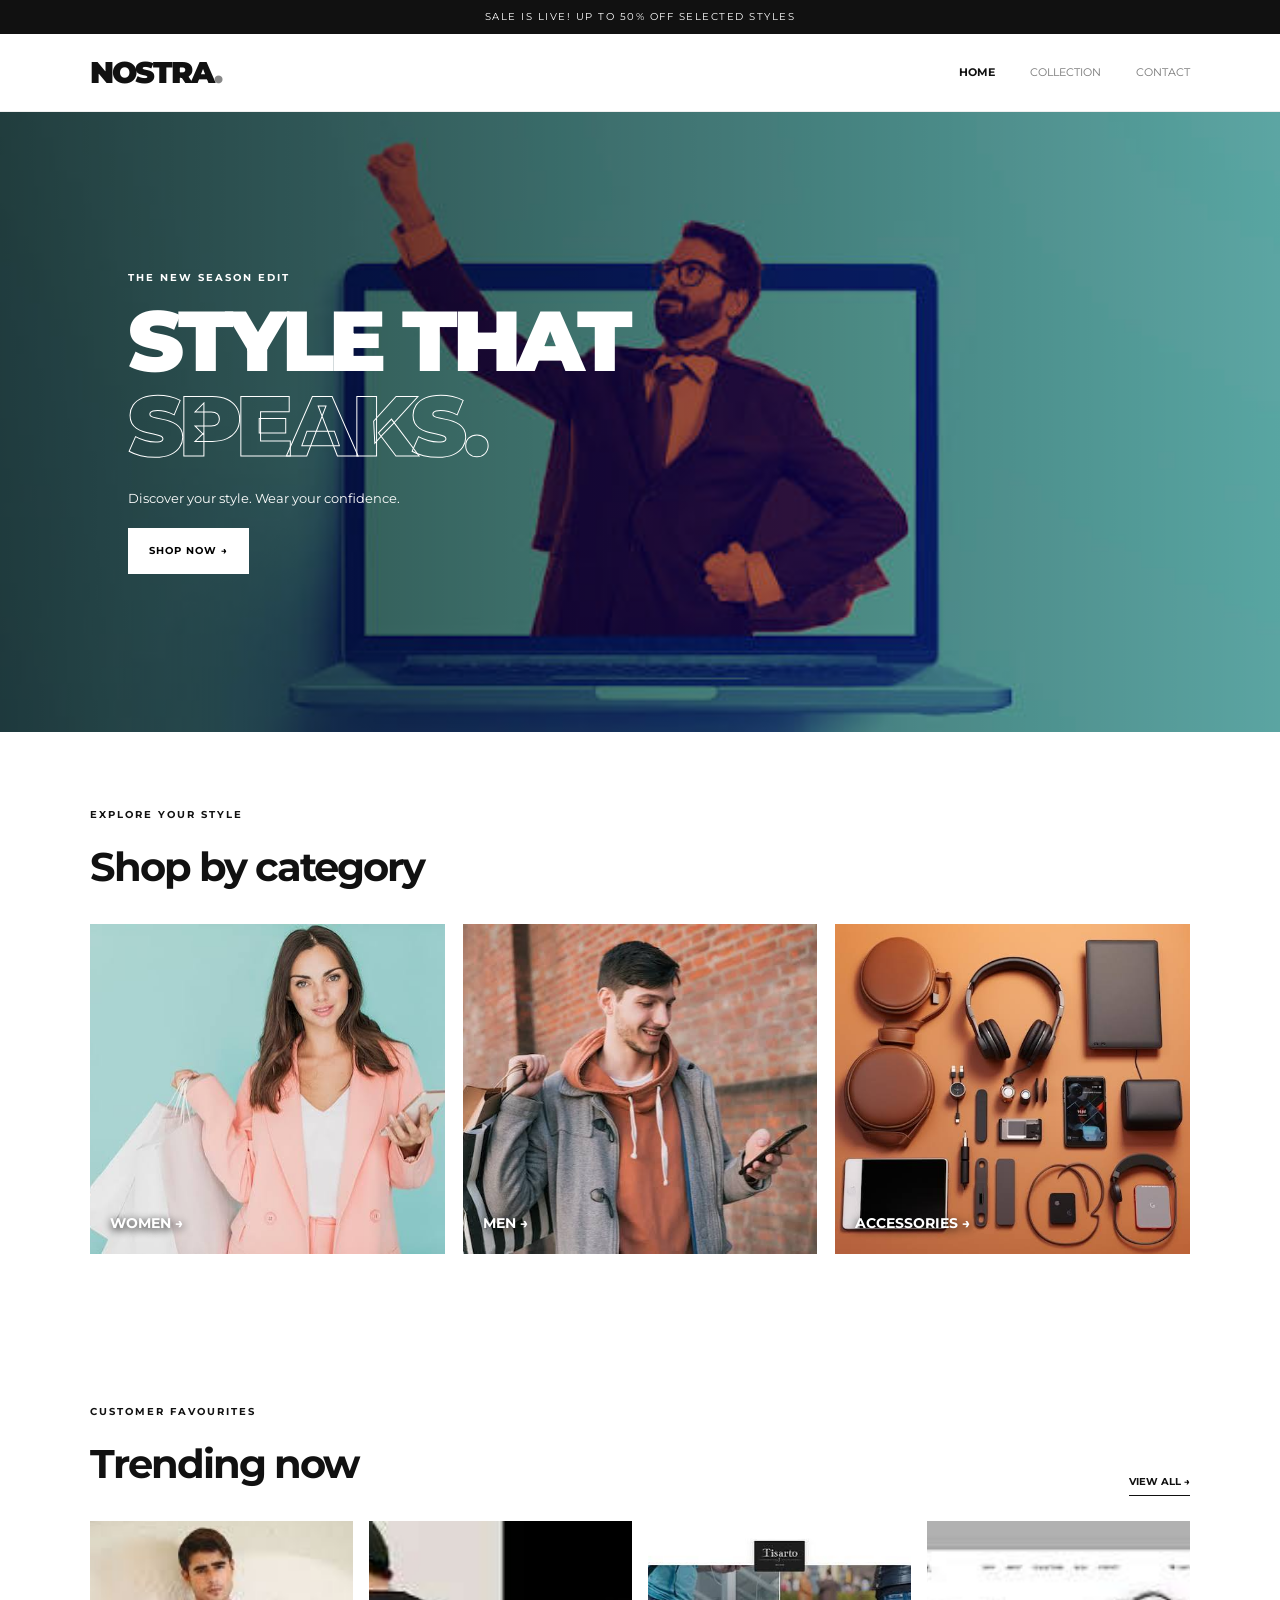
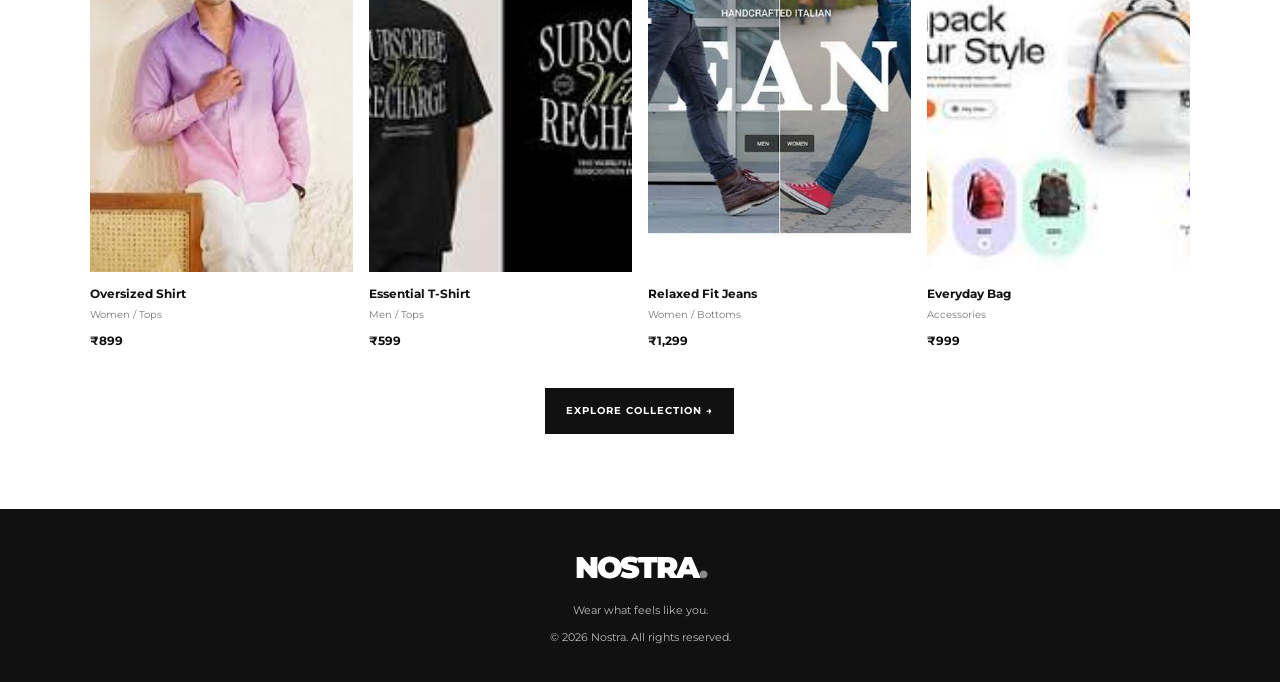
<file: index.html>
<!DOCTYPE html>
<html lang="en">
<head>
    <meta charset="UTF-8">
    <meta name="viewport" content="width=device-width, initial-scale=1.0">
    <title>Nostra | Fashion Store</title>
    <link rel="stylesheet" href="style.css">
    <script src="script.js" defer></script>
</head>
<body>

    <div class="offer-bar">
        SALE IS LIVE! UP TO 50% OFF SELECTED STYLES
    </div>

    <header class="navbar">
        <a href="index.html" class="logo">NOSTRA<span>.</span></a>

        <button class="menu-toggle" id="menu-toggle"
            aria-label="Toggle navigation">☰</button>

        <nav id="nav-menu">
            <a class="active" href="index.html">Home</a>
            <a href="collection.html">Collection</a>
            <a href="contact.html">Contact</a>
        </nav>
    </header>

    <main>
        <section class="hero">
            <img src="images/hero.jpg"
                 alt="Latest fashion collection"
                 class="hero-image">

            <div class="hero-content">
                <p class="eyebrow">THE NEW SEASON EDIT</p>
                <h1>STYLE THAT<br><span>SPEAKS.</span></h1>
                <p>Discover your style. Wear your confidence.</p>
                <a href="collection.html" class="btn">SHOP NOW →</a>
            </div>
        </section>

        <section class="section">
            <div class="section-heading">
                <div>
                    <p class="eyebrow">EXPLORE YOUR STYLE</p>
                    <h2>Shop by category</h2>
                </div>
            </div>

            <div class="category-grid">
                <a href="collection.html?category=Women"
                   class="category-card">
                    <img src="images/women.jpg" alt="Women's fashion">
                    <h3>WOMEN →</h3>
                </a>

                <a href="collection.html?category=Men"
                   class="category-card">
                    <img src="images/men.jpg" alt="Men's fashion">
                    <h3>MEN →</h3>
                </a>

                <a href="collection.html?category=Accessories"
                   class="category-card">
                    <img src="images/accessories.jpg"
                         alt="Fashion accessories">
                    <h3>ACCESSORIES →</h3>
                </a>
            </div>
        </section>

        <section class="section trending">
            <div class="section-heading">
                <div>
                    <p class="eyebrow">CUSTOMER FAVOURITES</p>
                    <h2>Trending now</h2>
                </div>
                <a href="collection.html" class="text-link">VIEW ALL →</a>
            </div>

            <div class="product-grid">
                <article class="product-card">
                    <a href="collection.html">
                        <img src="images/shirt.jpg"
                             alt="Oversized shirt">
                    </a>
                    <div class="product-info">
                        <h3>Oversized Shirt</h3>
                        <p>Women / Tops</p>
                        <strong>₹899</strong>
                    </div>
                </article>

                <article class="product-card">
                    <a href="collection.html">
                        <img src="images/tshirt.jpg"
                             alt="Cotton T-shirt">
                    </a>
                    <div class="product-info">
                        <h3>Essential T-Shirt</h3>
                        <p>Men / Tops</p>
                        <strong>₹599</strong>
                    </div>
                </article>

                <article class="product-card">
                    <a href="collection.html">
                        <img src="images/jeans.jpg"
                             alt="Denim jeans">
                    </a>
                    <div class="product-info">
                        <h3>Relaxed Fit Jeans</h3>
                        <p>Women / Bottoms</p>
                        <strong>₹1,299</strong>
                    </div>
                </article>

                <article class="product-card">
                    <a href="collection.html">
                        <img src="images/bag.jpg"
                             alt="Shoulder bag">
                    </a>
                    <div class="product-info">
                        <h3>Everyday Bag</h3>
                        <p>Accessories</p>
                        <strong>₹999</strong>
                    </div>
                </article>
            </div>

            <div class="center">
                <a href="collection.html" class="btn">EXPLORE COLLECTION →</a>
            </div>
        </section>
    </main>

    <footer class="footer">
        <a href="index.html" class="logo">NOSTRA<span>.</span></a>
        <p>Wear what feels like you.</p>
        <p>© 2026 Nostra. All rights reserved.</p>
    </footer>

</body>
</html>
</file>
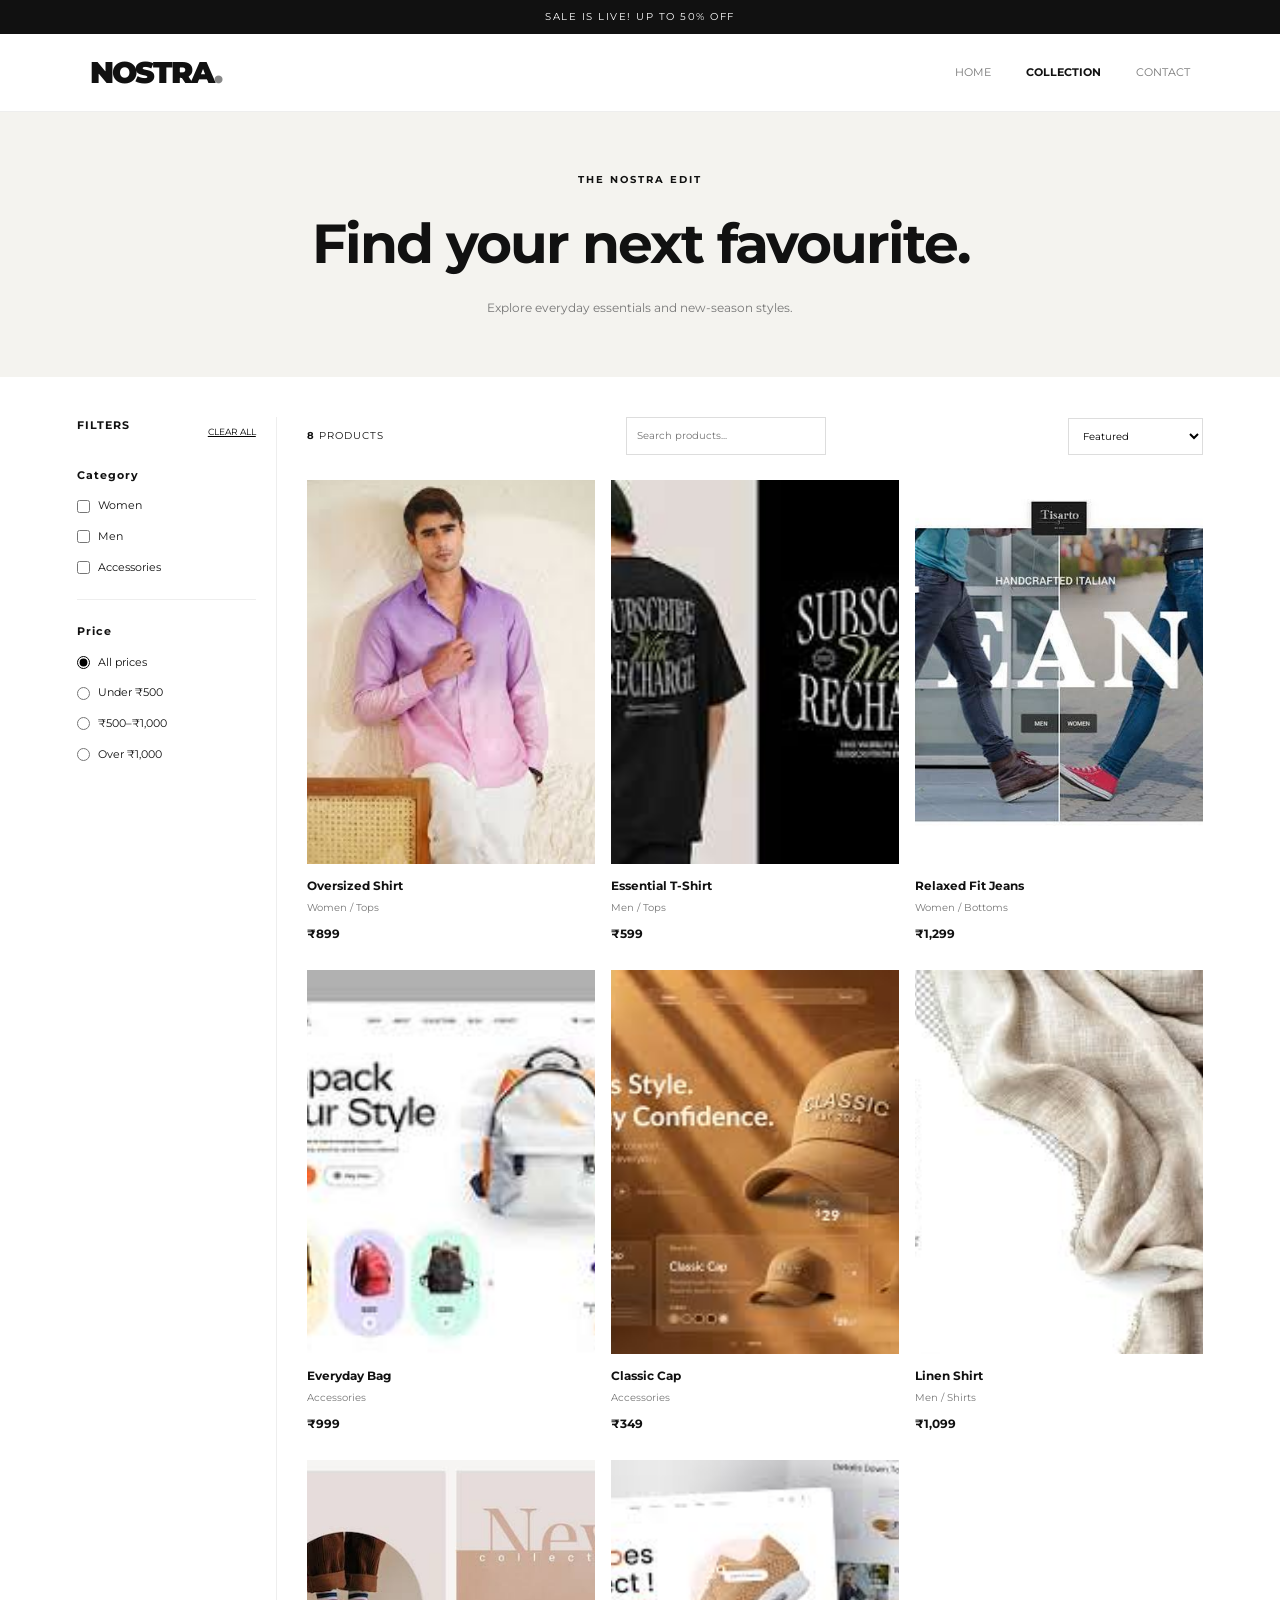
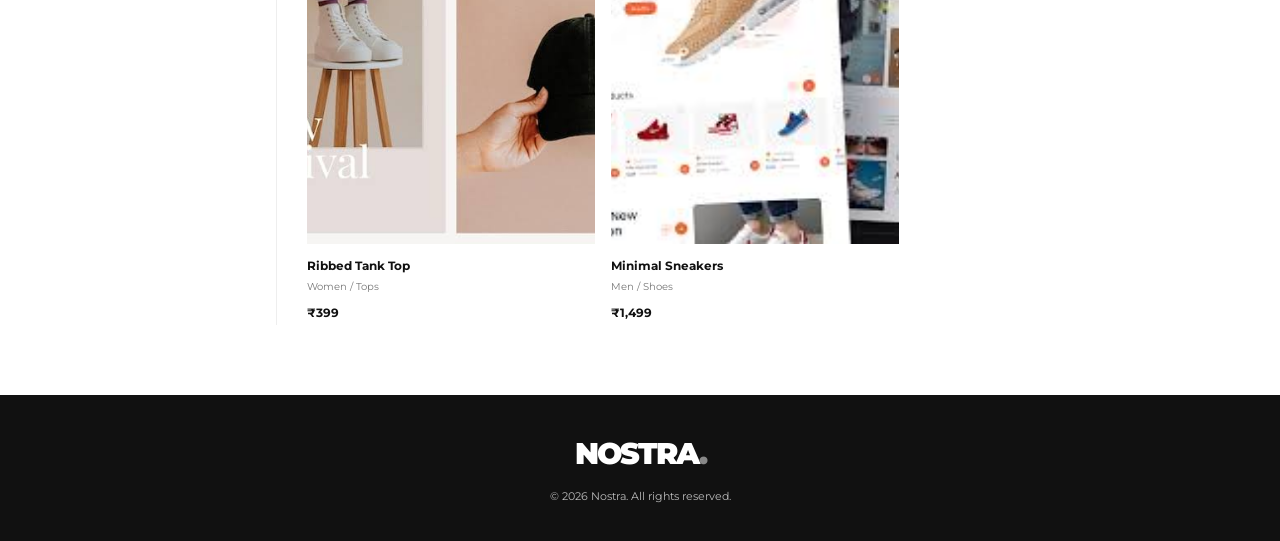
<file: collection.html>
<!DOCTYPE html>
<html lang="en">
<head>
    <meta charset="UTF-8">
    <meta name="viewport" content="width=device-width, initial-scale=1.0">
    <title>Collection | Nostra</title>
    <link rel="stylesheet" href="style.css">
    <script src="script.js" defer></script>
</head>
<body>

    <div class="offer-bar">SALE IS LIVE! UP TO 50% OFF</div>

    <header class="navbar">
        <a href="index.html" class="logo">NOSTRA<span>.</span></a>
        <button class="menu-toggle" id="menu-toggle"
            aria-label="Toggle navigation">☰</button>
        <nav id="nav-menu">
            <a href="index.html">Home</a>
            <a class="active" href="collection.html">Collection</a>
            <a href="contact.html">Contact</a>
        </nav>
    </header>

    <section class="page-banner">
        <p class="eyebrow">THE NOSTRA EDIT</p>
        <h1>Find your next favourite.</h1>
        <p>Explore everyday essentials and new-season styles.</p>
    </section>

    <main class="collection-layout">

        <aside class="filters">
            <div class="filter-heading">
                <h2>FILTERS</h2>
                <button id="clear-filters">CLEAR ALL</button>
            </div>

            <h3>Category</h3>
            <label><input type="checkbox" name="category" value="Women"> Women</label>
            <label><input type="checkbox" name="category" value="Men"> Men</label>
            <label><input type="checkbox" name="category" value="Accessories"> Accessories</label>

            <hr>

            <h3>Price</h3>
            <label><input type="radio" name="price" value="all" checked> All prices</label>
            <label><input type="radio" name="price" value="under500"> Under ₹500</label>
            <label><input type="radio" name="price" value="500to1000"> ₹500–₹1,000</label>
            <label><input type="radio" name="price" value="over1000"> Over ₹1,000</label>
        </aside>

        <section class="collection-main">
            <div class="collection-toolbar">
                <p><strong id="result-count">8</strong> PRODUCTS</p>

                <input type="search" id="product-search"
                    placeholder="Search products..." aria-label="Search products">

                <select id="sort-products" aria-label="Sort products">
                    <option value="featured">Featured</option>
                    <option value="low-high">Price: Low to High</option>
                    <option value="high-low">Price: High to Low</option>
                    <option value="name">Name: A–Z</option>
                </select>
            </div>

            <div class="product-grid" id="product-grid">

                <article class="product-card" data-name="Oversized Shirt" data-category="Women" data-price="899">
                    <img src="images/shirt.jpg" alt="Oversized shirt">
                    <div class="product-info"><h3>Oversized Shirt</h3><p>Women / Tops</p><strong>₹899</strong></div>
                </article>

                <article class="product-card" data-name="Essential T-Shirt" data-category="Men" data-price="599">
                    <img src="images/tshirt.jpg" alt="T-shirt">
                    <div class="product-info"><h3>Essential T-Shirt</h3><p>Men / Tops</p><strong>₹599</strong></div>
                </article>

                <article class="product-card" data-name="Relaxed Fit Jeans" data-category="Women" data-price="1299">
                    <img src="images/jeans.jpg" alt="Jeans">
                    <div class="product-info"><h3>Relaxed Fit Jeans</h3><p>Women / Bottoms</p><strong>₹1,299</strong></div>
                </article>

                <article class="product-card" data-name="Everyday Bag" data-category="Accessories" data-price="999">
                    <img src="images/bag.jpg" alt="Bag">
                    <div class="product-info"><h3>Everyday Bag</h3><p>Accessories</p><strong>₹999</strong></div>
                </article>

                <article class="product-card" data-name="Classic Cap" data-category="Accessories" data-price="349">
                    <img src="images/cap.jpg" alt="Classic cap">
                    <div class="product-info"><h3>Classic Cap</h3><p>Accessories</p><strong>₹349</strong></div>
                </article>

                <article class="product-card" data-name="Linen Shirt" data-category="Men" data-price="1099">
                    <img src="images/linen.jpg" alt="Linen shirt">
                    <div class="product-info"><h3>Linen Shirt</h3><p>Men / Shirts</p><strong>₹1,099</strong></div>
                </article>

                <article class="product-card" data-name="Ribbed Tank Top" data-category="Women" data-price="399">
                    <img src="images/tank.jpg" alt="Tank top">
                    <div class="product-info"><h3>Ribbed Tank Top</h3><p>Women / Tops</p><strong>₹399</strong></div>
                </article>

                <article class="product-card" data-name="Minimal Sneakers" data-category="Men" data-price="1499">
                    <img src="images/shoes.jpg" alt="Sneakers">
                    <div class="product-info"><h3>Minimal Sneakers</h3><p>Men / Shoes</p><strong>₹1,499</strong></div>
                </article>

            </div>

            <p id="empty-state" class="empty-state" hidden>
                No products found. Try changing your search or filters.
            </p>
        </section>
    </main>

    <footer class="footer">
        <a href="index.html" class="logo">NOSTRA<span>.</span></a>
        <p>© 2026 Nostra. All rights reserved.</p>
    </footer>

</body>
</html>
</file>
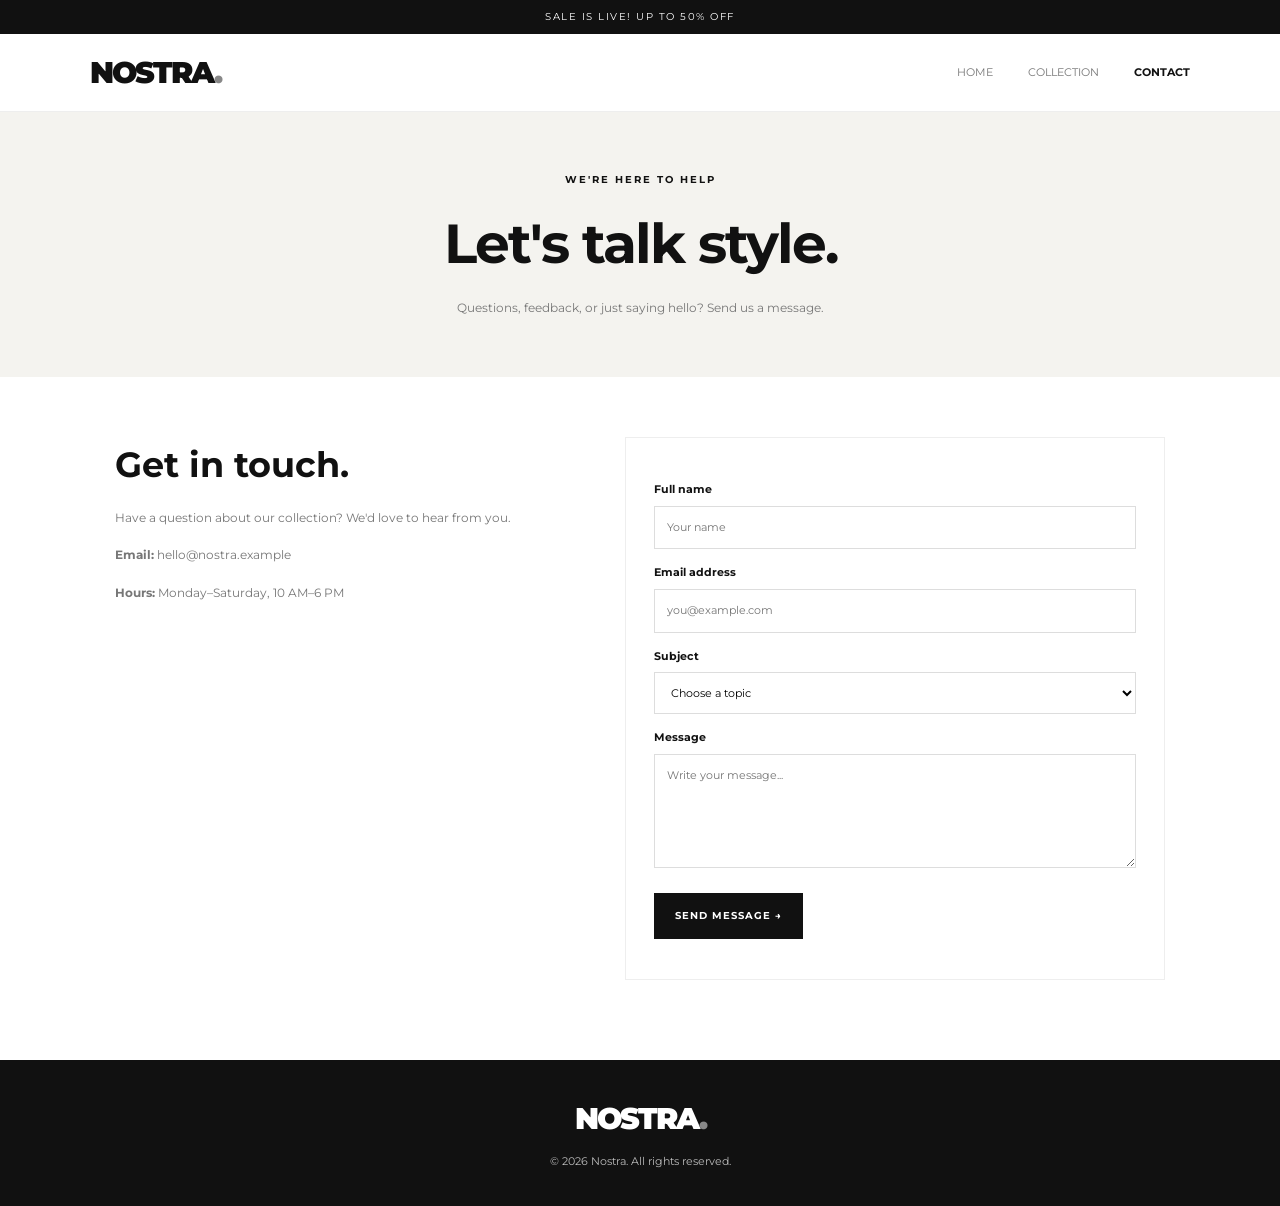
<file: contact.html>
<!DOCTYPE html>
<html lang="en">
<head>
    <meta charset="UTF-8">
    <meta name="viewport" content="width=device-width, initial-scale=1.0">
    <title>Contact | Nostra</title>
    <link rel="stylesheet" href="style.css">
    <script src="script.js" defer></script>
</head>
<body>

    <div class="offer-bar">SALE IS LIVE! UP TO 50% OFF</div>

    <header class="navbar">
        <a href="index.html" class="logo">NOSTRA<span>.</span></a>
        <button class="menu-toggle" id="menu-toggle"
            aria-label="Toggle navigation">☰</button>
        <nav id="nav-menu">
            <a href="index.html">Home</a>
            <a href="collection.html">Collection</a>
            <a class="active" href="contact.html">Contact</a>
        </nav>
    </header>

    <section class="page-banner">
        <p class="eyebrow">WE'RE HERE TO HELP</p>
        <h1>Let's talk style.</h1>
        <p>Questions, feedback, or just saying hello? Send us a message.</p>
    </section>

    <main class="contact-container">
        <div class="contact-info">
            <h2>Get in touch.</h2>
            <p>Have a question about our collection? We'd love to hear from you.</p>
            <p><strong>Email:</strong> hello@nostra.example</p>
            <p><strong>Hours:</strong> Monday–Saturday, 10 AM–6 PM</p>
        </div>

        <form id="contact-form" class="contact-form">
            <label for="name">Full name</label>
            <input type="text" id="name" required placeholder="Your name">

            <label for="email">Email address</label>
            <input type="email" id="email" required placeholder="you@example.com">

            <label for="subject">Subject</label>
            <select id="subject" required>
                <option value="">Choose a topic</option>
                <option>Product enquiry</option>
                <option>Order support</option>
                <option>Returns and exchanges</option>
                <option>Other</option>
            </select>

            <label for="message">Message</label>
            <textarea id="message" rows="5" required placeholder="Write your message..."></textarea>

            <button type="submit" class="btn">SEND MESSAGE →</button>
            <p id="contact-feedback" aria-live="polite"></p>
        </form>
    </main>

    <footer class="footer">
        <a href="index.html" class="logo">NOSTRA<span>.</span></a>
        <p>© 2026 Nostra. All rights reserved.</p>
    </footer>

</body>
</html>
</file>
<file: style.css>
@import url('https://fonts.googleapis.com/css2?family=Montserrat:wght@400;500;600;700;800;900&display=swap');

* {
    margin: 0;
    padding: 0;
    box-sizing: border-box;
}

:root {
    --black: #111;
    --white: #fff;
    --gray: #777;
    --light: #f4f3ef;
}

body {
    font-family: 'Montserrat', sans-serif;
    color: var(--black);
    background: var(--white);
    line-height: 1.6;
}

a {
    color: inherit;
    text-decoration: none;
}

button, input, select, textarea {
    font: inherit;
}

img {
    display: block;
    width: 100%;
    object-fit: cover;
}

.offer-bar {
    background: var(--black);
    color: white;
    text-align: center;
    padding: 9px;
    font-size: 10px;
    letter-spacing: 1.5px;
}

.navbar {
    height: 78px;
    padding: 0 7%;
    display: flex;
    justify-content: space-between;
    align-items: center;
    border-bottom: 1px solid #eee;
}

.logo {
    font-size: 30px;
    font-weight: 900;
    letter-spacing: -2px;
}

.logo span {
    color: #888;
}

.navbar nav {
    display: flex;
    gap: 35px;
}

.navbar nav a {
    text-transform: uppercase;
    font-size: 11px;
    color: var(--gray);
}

.navbar nav a:hover,
.navbar nav a.active {
    color: var(--black);
    font-weight: 700;
}

.menu-toggle {
    display: none;
    background: none;
    border: none;
    font-size: 24px;
    cursor: pointer;
}

.hero {
    min-height: 500px;
    height: 60vw;
    max-height: 620px;
    position: relative;
    display: flex;
    align-items: center;
    overflow: hidden;
    background: #444;
    color: white;
}

.hero-image {
    position: absolute;
    inset: 0;
    height: 100%;
}

.hero::after {
    content: "";
    position: absolute;
    inset: 0;
    background: linear-gradient(90deg, #000a, #0002);
}

.hero-content {
    position: relative;
    z-index: 1;
    margin-left: 10%;
    max-width: 550px;
}

.eyebrow {
    font-size: 10px;
    font-weight: 700;
    letter-spacing: 2px;
    margin-bottom: 12px;
}

.hero h1 {
    font-size: clamp(48px, 7vw, 85px);
    line-height: 1;
    letter-spacing: -5px;
    font-weight: 900;
}

.hero h1 span {
    color: transparent;
    -webkit-text-stroke: 1px white;
}

.hero-content > p:not(.eyebrow) {
    margin: 20px 0;
    font-size: 13px;
}

.btn {
    display: inline-block;
    background: var(--black);
    color: white;
    padding: 14px 20px;
    border: 1px solid var(--black);
    font-size: 10px;
    font-weight: 700;
    letter-spacing: 1px;
    cursor: pointer;
}

.hero .btn {
    background: white;
    color: black;
    border-color: white;
}

.btn:hover {
    opacity: .8;
}

.section {
    width: 86%;
    max-width: 1200px;
    margin: auto;
    padding: 75px 0;
}

.section-heading {
    display: flex;
    justify-content: space-between;
    align-items: end;
    margin-bottom: 25px;
}

.section-heading h2 {
    font-size: clamp(28px, 4vw, 40px);
    letter-spacing: -2px;
}

.text-link {
    font-size: 10px;
    font-weight: 700;
    border-bottom: 1px solid;
    padding-bottom: 5px;
}

.category-grid {
    display: grid;
    grid-template-columns: repeat(3, 1fr);
    gap: 18px;
}

.category-card {
    height: 330px;
    position: relative;
    overflow: hidden;
    background: #eee;
}

.category-card img {
    height: 100%;
    transition: transform .3s;
}

.category-card:hover img {
    transform: scale(1.04);
}

.category-card h3 {
    position: absolute;
    bottom: 20px;
    left: 20px;
    color: white;
    font-size: 14px;
    text-shadow: 0 2px 8px #000;
}

.product-grid {
    display: grid;
    grid-template-columns: repeat(4, minmax(0, 1fr));
    gap: 25px 16px;
}

.product-card {
    min-width: 0;
}

.product-card > a {
    display: block;
    overflow: hidden;
    background: #eee;
}

.product-card img {
    aspect-ratio: 3 / 4;
    transition: transform .3s;
}

.product-card:hover img {
    transform: scale(1.03);
}

.product-info {
    padding-top: 12px;
}

.product-info h3 {
    font-size: 12px;
}

.product-info p {
    font-size: 10px;
    color: var(--gray);
    margin: 4px 0;
}

.product-info strong {
    font-size: 12px;
}

.center {
    text-align: center;
    margin-top: 35px;
}

.footer {
    text-align: center;
    background: var(--black);
    color: white;
    padding: 35px 15px;
}

.footer p {
    color: #bbb;
    font-size: 11px;
    margin-top: 10px;
}

.page-banner {
    background: var(--light);
    text-align: center;
    padding: 60px 20px;
}

.page-banner h1 {
    font-size: clamp(32px, 5vw, 55px);
    letter-spacing: -2px;
}

.page-banner > p:last-child {
    color: var(--gray);
    font-size: 12px;
    margin-top: 10px;
}

.collection-layout {
    width: 88%;
    max-width: 1250px;
    margin: 40px auto 70px;
    display: grid;
    grid-template-columns: 200px minmax(0, 1fr);
    gap: 30px;
}

.filters {
    border-right: 1px solid #eee;
    padding-right: 20px;
}

.filter-heading {
    display: flex;
    justify-content: space-between;
    align-items: center;
    margin-bottom: 20px;
}

.filter-heading h2,
.filters h3 {
    font-size: 11px;
    letter-spacing: 1px;
    margin-bottom: 12px;
}

.filter-heading button {
    font-size: 9px;
    background: none;
    border: none;
    text-decoration: underline;
    cursor: pointer;
}

.filters label {
    display: flex;
    align-items: center;
    gap: 8px;
    font-size: 11px;
    margin: 13px 0;
    cursor: pointer;
}

.filters input {
    accent-color: black;
}

.filters hr {
    border: 0;
    border-top: 1px solid #eee;
    margin: 23px 0;
}

.collection-toolbar {
    display: flex;
    align-items: center;
    justify-content: space-between;
    flex-wrap: wrap;
    gap: 12px;
    margin-bottom: 25px;
}

.collection-toolbar p {
    font-size: 10px;
    letter-spacing: 1px;
}

.collection-toolbar input[type="search"],
.collection-toolbar select {
    border: 1px solid #ddd;
    background: white;
    padding: 10px;
    font-size: 10px;
    min-width: 0;
}

.collection-toolbar input[type="search"] {
    width: 200px;
}

.collection-main .product-grid {
    grid-template-columns: repeat(3, minmax(0, 1fr));
}

.empty-state {
    padding: 40px 10px;
    font-size: 13px;
    text-align: center;
    color: var(--gray);
}

.contact-container {
    width: 86%;
    max-width: 1050px;
    margin: 60px auto 80px;
    display: grid;
    grid-template-columns: 1fr 1.2fr;
    gap: 60px;
    align-items: start;
}

.contact-info h2 {
    font-size: 35px;
    margin-bottom: 15px;
}

.contact-info p {
    color: var(--gray);
    font-size: 12px;
    margin-bottom: 18px;
}

.contact-form {
    border: 1px solid #eee;
    padding: 28px;
}

.contact-form label {
    display: block;
    font-size: 11px;
    font-weight: 700;
    margin: 15px 0 7px;
}

.contact-form input,
.contact-form select,
.contact-form textarea {
    width: 100%;
    padding: 12px;
    border: 1px solid #ddd;
    font-size: 11px;
    background: white;
}

.contact-form textarea {
    resize: vertical;
}

.contact-form .btn {
    margin-top: 18px;
}

#contact-feedback {
    font-size: 11px;
    margin-top: 12px;
}

[hidden] {
    display: none !important;
}

@media (max-width: 850px) {
    .navbar {
        padding: 0 5%;
    }

    .category-card {
        height: 250px;
    }

    .product-grid {
        grid-template-columns: repeat(2, minmax(0, 1fr));
    }

    .collection-main .product-grid {
        grid-template-columns: repeat(2, minmax(0, 1fr));
    }

    .collection-layout {
        width: 92%;
        grid-template-columns: 160px minmax(0, 1fr);
        gap: 20px;
    }

    .collection-toolbar input[type="search"] {
        width: 150px;
    }

    .contact-container {
        gap: 25px;
    }
}

@media (max-width: 600px) {
    .offer-bar {
        font-size: 8px;
        letter-spacing: .5px;
    }

    .navbar {
        height: 68px;
        position: relative;
    }

    .menu-toggle {
        display: block;
    }

    .navbar nav {
        display: none;
        position: absolute;
        top: 68px;
        left: 0;
        right: 0;
        background: white;
        padding: 20px 6%;
        flex-direction: column;
        gap: 18px;
        z-index: 10;
        border-bottom: 1px solid #eee;
    }

    .navbar nav.open {
        display: flex;
    }

    .hero {
        height: 520px;
        min-height: 0;
    }

    .hero-content {
        margin-left: 7%;
        margin-right: 5%;
    }

    .hero h1 {
        font-size: 53px;
        letter-spacing: -3px;
    }

    .section {
        width: 90%;
        padding: 50px 0;
    }

    .category-grid {
        grid-template-columns: 1fr;
    }

    .category-card {
        height: 300px;
    }

    .product-grid {
        gap: 22px 12px;
    }

    .product-info h3 {
        font-size: 10px;
    }

    .collection-layout {
        display: block;
        width: 90%;
        margin-top: 25px;
    }

    .filters {
        border-right: 0;
        border-bottom: 1px solid #eee;
        padding: 0 0 18px;
        margin-bottom: 22px;
    }

    .collection-toolbar {
        align-items: stretch;
    }

    .collection-toolbar input[type="search"] {
        flex: 1;
        width: 100%;
    }

    .collection-main .product-grid {
        grid-template-columns: repeat(2, minmax(0, 1fr));
    }

    .contact-container {
        width: 90%;
        grid-template-columns: 1fr;
        gap: 25px;
        margin: 35px auto 50px;
    }

    .contact-form {
        padding: 20px;
    }
}
</file>
